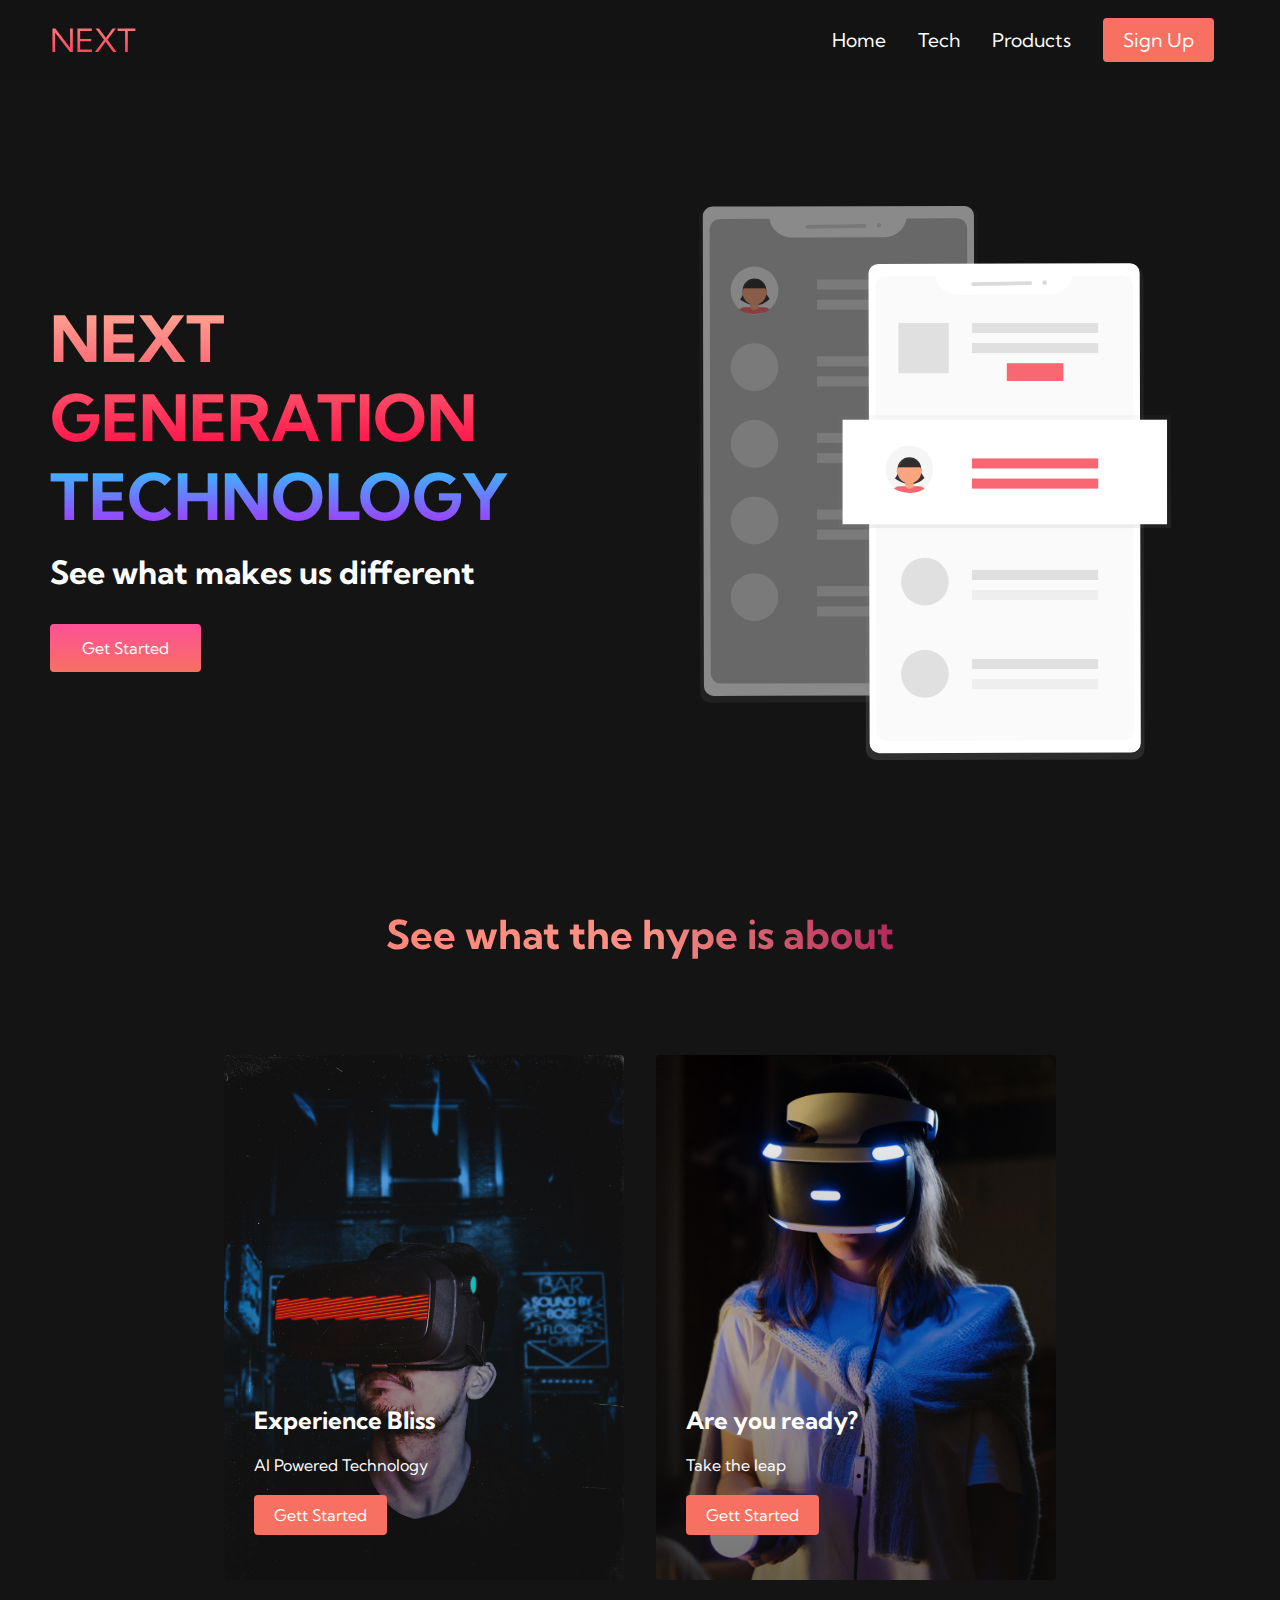
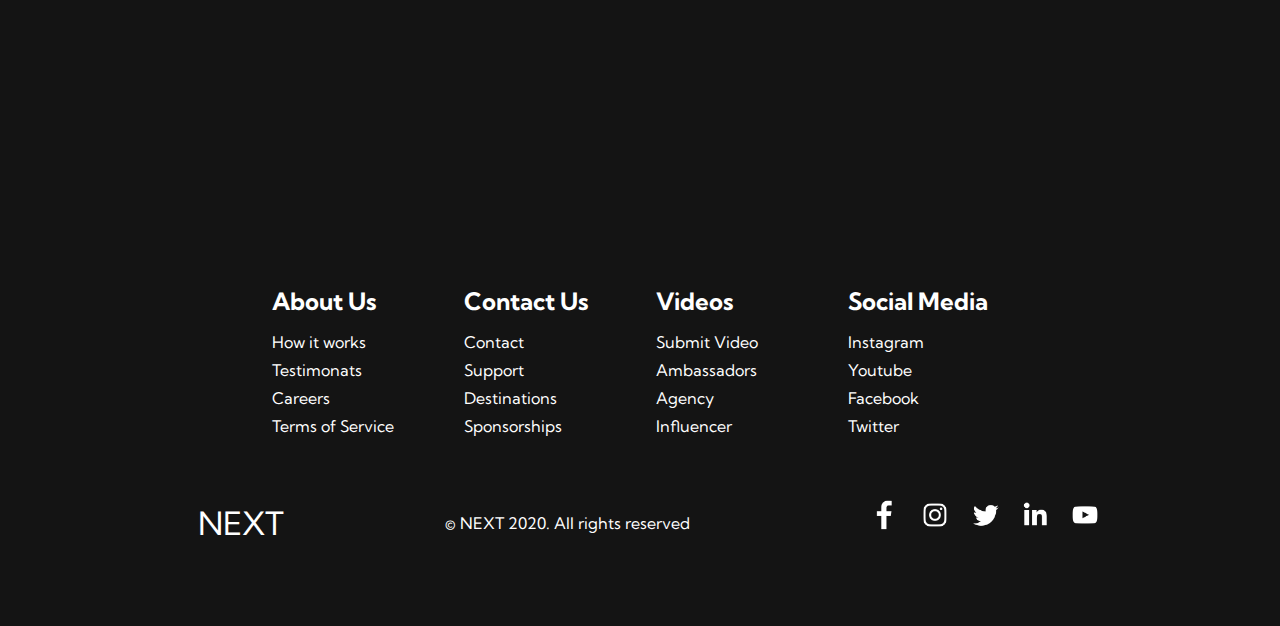
<file: Next_Site/index.html>
<!DOCTYPE html>
<html lang="en">

<head>
    <meta charset="UTF-8">
    <meta name="viewport" content="width=device-width, initial-scale=1.0">
    <link rel="stylesheet" href="./style/style.css">
    <link rel="preconnect" href="https://fonts.googleapis.com">
    <link rel="preconnect" href="https://fonts.gstatic.com" crossorigin>
    <link
        href="https://fonts.googleapis.com/css2?family=Inter:wght@100..900&family=Kumbh+Sans:wght@100..900&family=Poppins:ital,wght@0,100;0,200;0,300;0,400;0,500;0,600;0,700;0,800;0,900;1,100;1,200;1,300;1,400;1,500;1,600;1,700;1,800;1,900&family=Roboto:ital,wght@0,100;0,300;0,400;0,500;0,700;0,900;1,100;1,300;1,400;1,500;1,700;1,900&display=swap"
        rel="stylesheet">
    <title>Next Webside</title>
</head>

<body>
    <!-- Navbar section-->
    <nav class="navbar">
        <div class="navbar__container">
            <a href="#" id="navbar__logo">NEXT</a>
            <!-- <i class="fa-gem"></i>NEXT</a> -->
            <div class="navbar__toggle" id="mobile-menu">
                <span class="bar"></span>
                <span class="bar"></span>
                <span class="bar"></span>
            </div>
            <ul class="navbar__menu">
                <li class="navbar__item">
                    <a href="#" class="navbar__links">Home</a>
                </li>
                <li class="navbar__item">
                    <a href="./tech.html" class="navbar__links">Tech</a>
                </li>
                <li class="navbar__item">
                    <a href="#" class="navbar__links">Products</a>
                </li>
                <li class="navbar__btn">
                    <a href="#" class="button">Sign Up</a>
                </li>
            </ul>
        </div>
    </nav>
    <!-- Hero Section -->
    <div class="main">
        <div class="main__container">
            <div class="main__content">
                <h1>NEXT GENERATION</h1>
                <h2>TECHNOLOGY</h2>
                <p>See what makes us different </p>
                <button class="main__btn"><a href="#">Get Started</a></button>
            </div>
            <div class="main__img--container">
                <img src="./img/pic1.svg" alt="pic" id="main__img">
            </div>
        </div>
    </div>

    <!-- Services Section -->
    <div class="services">
        <h1>See what the hype is about</h1>
        <div class="services__container">
            <div class="services__card">
                <h2>Experience Bliss</h2>
                <p>AI Powered Technology</p>
                <button>Gett Started</button>
            </div>
            <div class="services__card">
                <h2>Are you ready?</h2>
                <p>Take the leap</p>
                <button>Gett Started</button>
            </div>
        </div>
    </div>

    <!-- Footer Section -->
    <div class="footer__container">
        <div class="footer__links">
            <div class="footer__link--wrapper">
                <div class="footer__link--items">
                    <h2>About Us</h2>
                    <a href="#">How it works</a>
                    <a href="#">Testimonats</a>
                    <a href="#">Careers</a>
                    <a href="#">Terms of Service</a>
                </div>
                <div class="footer__link--items">
                    <h2>Contact Us</h2>
                    <!-- <a href="/">How it works</a> -->
                    <a href="#">Contact</a>
                    <a href="#">Support</a>
                    <a href="#">Destinations</a>
                    <a href="#">Sponsorships</a>
                </div>
            </div>
            <div class="footer__link--wrapper">
                <div class="footer__link--items">
                    <h2>Videos</h2>
                    <!-- <a href="/">How it works</a> -->
                    <a href="#">Submit Video</a>
                    <a href="#">Ambassadors</a>
                    <a href="#">Agency</a>
                    <a href="#">Influencer</a>
                </div>
                <div class="footer__link--items">
                    <h2>Social Media</h2>
                    <a href="#">Instagram</a>
                    <a href="#">Youtube</a>
                    <a href="#">Facebook</a>
                    <a href="#">Twitter</a>
                </div>
            </div>
        </div>
        <div class="social__media">
            <div class="social__media--wrap">
                <div class="footer__logo">
                    <a href="#" id="footer__logo"><i class="fas fa-gem"></i>NEXT</a>
                </div>
                <p class="webside__rights">© NEXT 2020. All rights reserved</p>

                <div class="social__icons">
                    <img src="./img/fb.png" target="_blank">

                    <img src="./img/instagram.png" alt="">

                    <img src="./img/twitter.png" alt="">

                    <img src="./img/linkedin.png" alt="">

                    <img src="./img/youtube_alt.png" alt="">

                </div>
            </div>
        </div>
    </div>

    <script src="./script/script.js"></script>
</body>

</html>
</file>
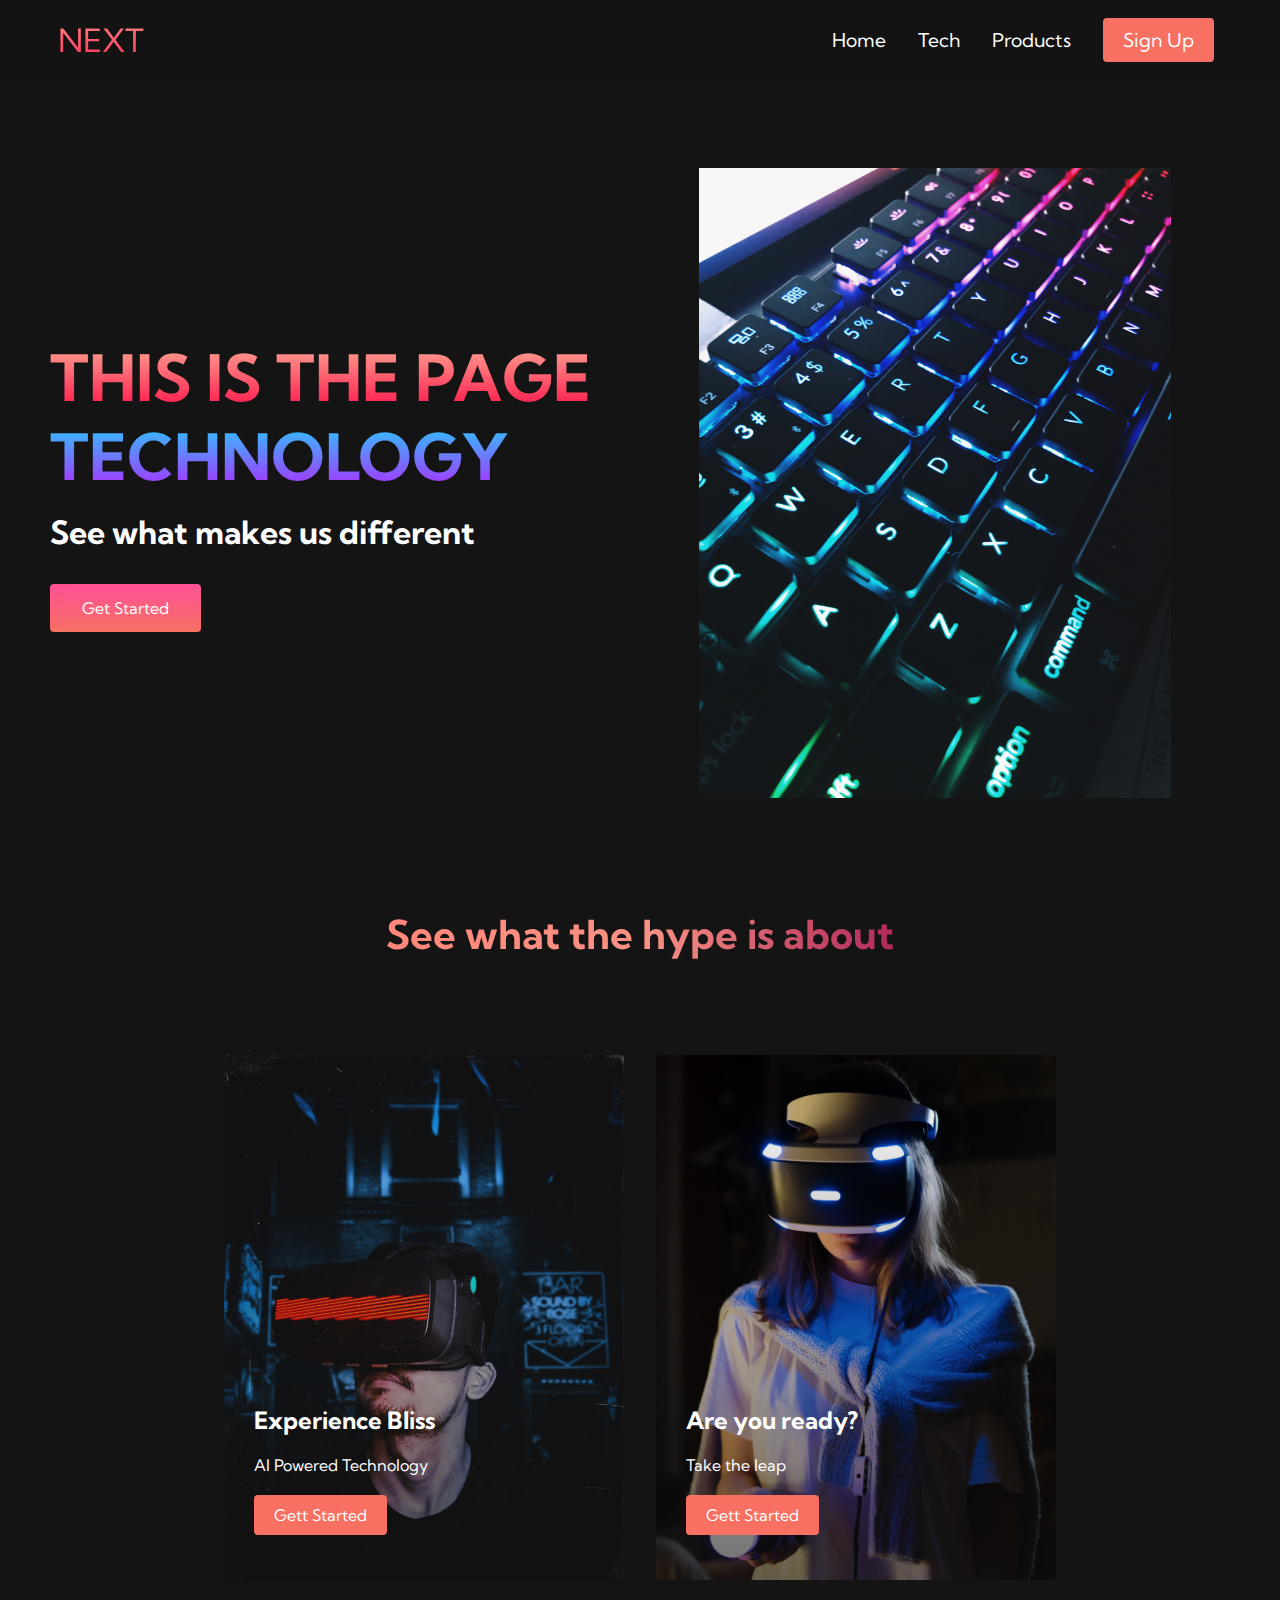
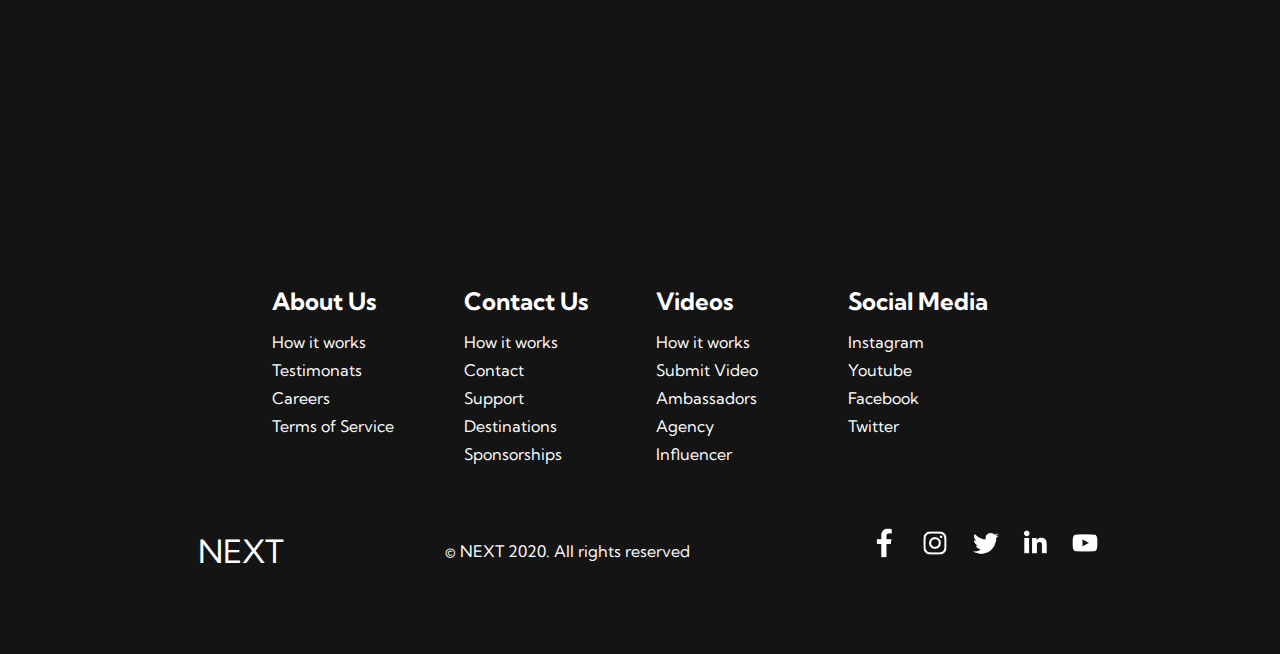
<file: Next_Site/tech.html>
<!DOCTYPE html>
<html lang="en">

<head>
    <meta charset="UTF-8">
    <meta name="viewport" content="width=device-width, initial-scale=1.0">
    <link rel="stylesheet" href="./style/style.css">
    <link rel="preconnect" href="https://fonts.googleapis.com">
    <link rel="preconnect" href="https://fonts.gstatic.com" crossorigin>
    <link
        href="https://fonts.googleapis.com/css2?family=Inter:wght@100..900&family=Kumbh+Sans:wght@100..900&family=Poppins:ital,wght@0,100;0,200;0,300;0,400;0,500;0,600;0,700;0,800;0,900;1,100;1,200;1,300;1,400;1,500;1,600;1,700;1,800;1,900&family=Roboto:ital,wght@0,100;0,300;0,400;0,500;0,700;0,900;1,100;1,300;1,400;1,500;1,700;1,900&display=swap"
        rel="stylesheet">
    <title>Next Webside</title>
</head>

<body>
    <!-- Navbar section-->
    <nav class="navbar">
        <div class="navbar__container">
            <a href="#" id="navbar__logo">
                <i class="fas fa-gem"></i>NEXT</a>
            <div class="navbar__toggle" id="mobile-menu">
                <span class="bar"></span>
                <span class="bar"></span>
                <span class="bar"></span>
            </div>
            <ul class="navbar__menu">
                <li class="navbar__item">
                    <a href="#" class="navbar__links">Home</a>
                </li>
                <li class="navbar__item">
                    <a href="./tech.html" class="navbar__links">Tech</a>
                </li>
                <li class="navbar__item">
                    <a href="#" class="navbar__links">Products</a>
                </li>
                <li class="navbar__btn">
                    <a href="#" class="button">Sign Up</a>
                </li>
            </ul>
        </div>
    </nav>
    <!-- Hero Section -->
    <div class="main">
        <div class="main__container">
            <div class="main__content">
                <h1>THIS IS THE PAGE</h1>
                <h2>TECHNOLOGY</h2>
                <p>See what makes us different </p>
                <button class="main__btn"><a href="#">Get Started</a></button>
            </div>
            <div class="main__img--container">
                <img src="./img/pic2.jpg" alt="pic" id="main__img">
            </div>
        </div>
    </div>

    <!-- Services Section -->
    <div class="services">
        <h1>See what the hype is about</h1>
        <div class="services__container">
            <div class="services__card">
                <h2>Experience Bliss</h2>
                <p>AI Powered Technology</p>
                <button>Gett Started</button>
            </div>
            <div class="services__card">
                <h2>Are you ready?</h2>
                <p>Take the leap</p>
                <button>Gett Started</button>
            </div>
        </div>
    </div>

    <!-- Footer Section -->
    <div class="footer__container">
        <div class="footer__links">
            <div class="footer__link--wrapper">
                <div class="footer__link--items">
                    <h2>About Us</h2>
                    <a href="#">How it works</a>
                    <a href="#">Testimonats</a>
                    <a href="#">Careers</a>
                    <a href="#">Terms of Service</a>
                </div>
                <div class="footer__link--items">
                    <h2>Contact Us</h2>
                    <a href="/">How it works</a>
                    <a href="#">Contact</a>
                    <a href="#">Support</a>
                    <a href="#">Destinations</a>
                    <a href="#">Sponsorships</a>
                </div>
            </div>
            <div class="footer__link--wrapper">
                <div class="footer__link--items">
                    <h2>Videos</h2>
                    <a href="/">How it works</a>
                    <a href="#">Submit Video</a>
                    <a href="#">Ambassadors</a>
                    <a href="#">Agency</a>
                    <a href="#">Influencer</a>
                </div>
                <div class="footer__link--items">
                    <h2>Social Media</h2>
                    <a href="#">Instagram</a>
                    <a href="#">Youtube</a>
                    <a href="#">Facebook</a>
                    <a href="#">Twitter</a>
                </div>
            </div>
        </div>
        <div class="social__media">
            <div class="social__media--wrap">
                <div class="footer__logo">
                    <a href="#" id="footer__logo"><i class="fas fa-gem"></i>NEXT</a>
                </div>
                <p class="webside__rights">© NEXT 2020. All rights reserved</p>

                <div class="social__icons">
                    <img src="./img/fb.png" target="_blank">

                    <img src="./img/instagram.png" alt="">
                    <link rel="stylesheet" href="">

                    <img src="./img/twitter.png" alt="">

                    <img src="./img/linkedin.png" alt="">

                    <img src="./img/youtube_alt.png" alt="">
                </div>
            </div>
        </div>
    </div>

    <script src="./script/script.js"></script>
</body>

</html>
</file>
<file: Next_Site/style/style.css>
* {
  margin: 0;
  padding: 0;
  box-sizing: border-box;
  font-family: "Kumbh Sans", sans-serif;
}

.navbar {
  background: #131313;
  height: 80px;
  display: flex;
  justify-content: center;
  align-items: center;
  font-size: 1.2rem;
  position: sticky;
  top: 0;
  z-index: 999;
}

.navbar__container {
  display: flex;
  justify-content: space-between;
  height: 80px;
  z-index: 1;
  width: 100%;
  max-width: 1300px;
  margin: 0 auto;
  padding: 0 50px;
}

#navbar__logo {
  background-color: #ff8177;
  background-image: linear-gradient(to top, #ff0844 0%, #ffb199 100%);
  background-size: 100%;
  -webkit-background-clip: text;
  -moz-background-clip: text;
  -webkit-text-fill-color: transparent;
  -moz-text-fill-color: transparent;
  display: flex;
  align-items: center;
  cursor: pointer;
  text-decoration: none;
  font-size: 2rem;
}

.fa-gem {
  margin-right: 0.5rem;
}

.navbar__menu {
  display: flex;
  align-items: center;
  list-style: none;
  text-align: center;
}

.navbar__item {
  height: 80px;
}

.navbar__links {
  color: #fff;
  display: flex;
  align-items: center;
  justify-content: center;
  text-decoration: none;
  padding: 0 1rem;
  height: 100%;
}

.navbar__btn {
  display: flex;
  justify-content: center;
  align-items: center;
  padding: 0 1rem;
  width: 100%;
}

.button {
  display: flex;
  justify-content: center;
  align-items: center;
  text-decoration: none;
  padding: 10px 20px;
  height: 100%;
  width: 100%;
  border: none;
  outline: none;
  border-radius: 4px;
  background: #f77062;
  color: #fff;
}

.button:hover {
  background: #4837ff;
  transition: all 0.3s ease;
}

.navbar__links:hover {
  color: #f77062;
  transition: all 0.3s ease;
}

@media screen and (max-width: 960px) {
  .navbar__container {
    display: flex;
    justify-content: space-between;
    height: 80px;
    z-index: 1;
    width: 100%;
    max-width: 1300px;
    padding: 0;
  }

  .navbar__menu {
    display: grid;
    grid-template-columns: auto;
    margin: 0;
    width: 100%;
    position: absolute;
    top: -1000px;
    opacity: 0;
    transition: all 0.5s ease;
    height: 50vh;
    z-index: -1;
    background: #131313;
  }

  .navbar__menu.active {
    background: #131313;
    top: 100%;
    opacity: 1;
    transition: all 0.5s ease;
    z-index: 99;
    height: 50vh;
    font-size: 1.6rem;
  }

  #navbar__logo {
    padding-left: 25px;
  }

  .navbar__toggle .bar {
    width: 25px;
    height: 3px;
    margin: 5px auto;
    transition: all 0.3s ease-in-out;
    background: #fff;
  }

  .navbar__item {
    width: 100%;
  }

  .navbar__links {
    text-align: center;
    padding: 2rem;
    width: 100%;
    display: table;
  }

  #mobile_menu {
    position: absolute;
    top: 20%;
    right: 5%;
    transform: translate(5%, 20%);
  }

  .navbar__btn {
    padding-bottom: 2rem;
  }

  .button {
    display: flex;
    justify-content: center;
    align-items: center;
    width: 80%;
    height: 80px;
    margin: 0;
  }

  .navbar__toggle .bar {
    display: block;
    cursor: pointer;
  }

  #mobile-menu.is-active .bar:nth-child(2) {
    opacity: 0;
  }

  #mobile-menu.is-active .bar:nth-child(1) {
    transform: translateY(8px) rotate(45deg);
  }

  #mobile-menu.is-active .bar:nth-child(3) {
    transform: translateY(-8px) rotate(-45deg);
  }
}

/* Hero Section */

.main {
  background-color: #141414;
}

.main__container {
  display: grid;
  grid-template-columns: 1fr 1fr;
  align-items: center;
  justify-self: center;
  margin: 0 auto;
  height: 90vh;
  background-color: #141414;
  z-index: 1;
  width: 100%;
  max-width: 1300px;
  padding: 0 50px;
}

.main__content h1 {
  font-size: 4rem;
  background-color: #ff8177;
  background-image: linear-gradient(to top, #ff0844 0%, #ffb199 100%);
  background-size: 100%;
  -webkit-background-clip: text;
  -moz-background-clip: text;
  -webkit-text-fill-color: transparent;
  -moz-text-fill-color: transparent;
}

.main__content h2 {
  font-size: 4rem;
  background-color: #ff8177;
  background-image: linear-gradient(to top, #b721ff 0%, #21d4fd 100%);
  background-size: 100%;
  -webkit-background-clip: text;
  -moz-background-clip: text;
  -webkit-text-fill-color: transparent;
  -moz-text-fill-color: transparent;
}

.main__content p {
  margin-top: 1rem;
  font-size: 2rem;
  font-weight: 700;
  color: #fff;
}

.main__btn {
  font-size: 1rem;
  background-image: linear-gradient(to top, #f77062 0%, #fe5196 100%);
  padding: 14px 32px;
  border: none;
  border-radius: 4px;
  color: #fff;
  margin-top: 2rem;
  cursor: pointer;
  position: relative;
  transition: all 0.35s;
  outline: none;
}

.main__btn a {
  position: relative;
  z-index: 2;
  color: #fff;
  text-decoration: none;
}

.main__btn:after {
  position: absolute;
  content: "";
  top: 0;
  left: 0;
  width: 0;
  height: 100%;
  background-color: #4837ff;
  transition: all 0.35s;
  border-radius: 4px;
}

.main__btn:hover {
  color: #fff;
}

.main__btn:hover:after {
  width: 100%;
}

.main__img--container {
  text-align: center;
}

#main__img {
  height: 80%;
  width: 80%;
}

/* Mobile Responsive */

@media screen and (max-width: 768px) {
  .main__container {
    display: grid;
    grid-template-columns: auto;
    align-items: center;
    justify-self: center;
    width: 100%;
    margin: 0 auto;
    height: 90vh;
  }

  .main__content {
    text-align: center;
    margin-bottom: 4rem;
  }

  .main__content h1 {
    font-size: 2.5rem;
    margin-top: 2rem;
  }

  .main__content h2 {
    font-size: 3rem;
  }

  .main__content p {
    margin-top: 1rem;
    font-size: 1.5rem;
  }
}

@media screen and (max-width: 480px) {
  .main__content h1 {
    font-size: 2rem;
    margin-top: 3rem;
  }

  .main__content h2 {
    font-style: 2rem;
  }

  .main__content p {
    margin-top: 2rem;
    font-size: 1.5rem;
  }

  .main_btn {
    padding: 12px 36px;
    margin: 2.5rem 0;
  }
}

/* Services Section css */

.services {
  background: #141414;
  display: flex;
  flex-direction: column;
  align-items: center;
  height: 100vh;
}

.services h1 {
  margin: 20px;
  background-color: #ff8177;
  background-image: linear-gradient(
    to right,
    #ff8177 0%,
    #ff867a 0%,
    #ff8c7f 21%,
    #f99185 52%,
    #cf556c 78%,
    #b12a5b 100%
  );

  background-size: 100%;
  margin-bottom: 5rem;
  font-size: 2.5rem;
  -webkit-background-clip: text;
  -moz-background-clip: text;
  -webkit-text-fill-color: transparent;
  -moz-text-fill-color: transparent;
}

.services__container {
  display: flex;
  justify-content: center;
  flex-wrap: wrap;
}

.services__card {
  margin: 1rem;
  height: 525px;
  width: 400px;
  border-radius: 4px;
  background-image: linear-gradient(
      to bottom,
      rgba(0, 0, 0, 0) 0%,
      rgba(17, 17, 17, 0.6) 100%
    ),
    url("../img/pic3.jpg");
  background-size: cover;
  position: relative;
  color: #fff;
}

.services__card:nth-child(2) {
  background-image: linear-gradient(
      to bottom,
      rgba(0, 0, 0, 0) 0%,
      rgba(17, 17, 17, 0.6) 100%
    ),
    url("../img/pic4.jpg");
}

.services h2 {
  position: absolute;
  top: 350px;
  left: 30px;
}

.services__card p {
  position: absolute;
  top: 400px;
  left: 30px;
}

.services__card button {
  color: #fff;
  padding: 10px 20px;
  border: none;
  outline: none;
  border-radius: 4px;
  background: #f77062;
  position: absolute;
  top: 440px;
  left: 30px;
  font-size: 1rem;
  cursor: pointer;
}

.services__card:hover {
  transform: scale(1.075);
  transition: 0.2s ease-in;
  cursor: pointer;
}

@media screen and (max-width: 960px) {
  .services {
    height: 1600px;
  }

  .services h1 {
    font-size: 2rem;
    margin-top: 12rem;
  }
}

@media screen and (max-width: 480px) {
  .services {
    height: 1400px;
  }

  .services h1 {
    font-size: 1.2rem;
  }

  .services__card {
    width: 300px;
  }
}

/* Footer CSS */

.footer__container {
  background-color: #141414;
  padding: 5rem 0;
  display: flex;
  flex-direction: column;
  justify-content: center;
  align-items: center;
}

#footer__logo {
  color: #fff;
  display: flex;
  align-items: center;
  cursor: pointer;
  text-decoration: none;
  font-size: 2rem;
}

.footer__links {
  width: 100%;
  max-width: 1000px;
  display: flex;
  justify-content: center;
}

.footer__link--wrapper {
  display: flex;
}

.footer__link--items {
  display: flex;
  flex-direction: column;
  align-items: flex-start;
  margin: 16px;
  text-align: left;
  width: 160px;
  box-sizing: border-box;
}

.footer__link--items h2 {
  margin-bottom: 16px;
}

.footer__link--items > h2 {
  color: #fff;
}

.footer__link--items a {
  color: #fff;
  text-decoration: none;
  margin-bottom: 0.5rem;
}

.footer__link--items a:hover {
  color: #e9e9e9;
  transition: 0.3s ease-out;
}

/* Social Icons */
.social__icons {
  color: #fff;
  font-size: 24px;
}

.social__media {
  max-width: 1000px;
  width: 100%;
}

.social__media--wrap {
  display: flex;
  justify-content: space-between;
  align-items: center;
  width: 90%;
  max-width: 1000px;
  margin: 40px auto 0 auto;
}

.social__icons {
  display: flex;
  justify-content: space-between;
  align-items: center;
  width: 240px;
  color: #fff;
}

.social__icons img {
  color: #fff;
  justify-self: flex-start;
  margin-left: 20px;
  cursor: pointer;
  text-decoration: none;
  display: flex;
  align-items: center;
  margin-bottom: 16px;
  max-width: 30px;
}

.webside__rights {
  color: #fff;
}

@media screen and (max-width: 820px) {
  .footer__links {
    padding-top: 2rem;
  }

  #footer__logo {
    margin-bottom: 2rem;
  }
  .webside__rights {
    margin-bottom: 2rem;
  }

  .footer__link--wrapper {
    flex-direction: column;
  }

  .social__media--wrap {
    flex-direction: column;
  }
}

@media screen and (max-width: 480px) {
  .footer__link--items {
    margin: 0;
    padding: 10px;
    width: 100%;
  }
}
</file>
